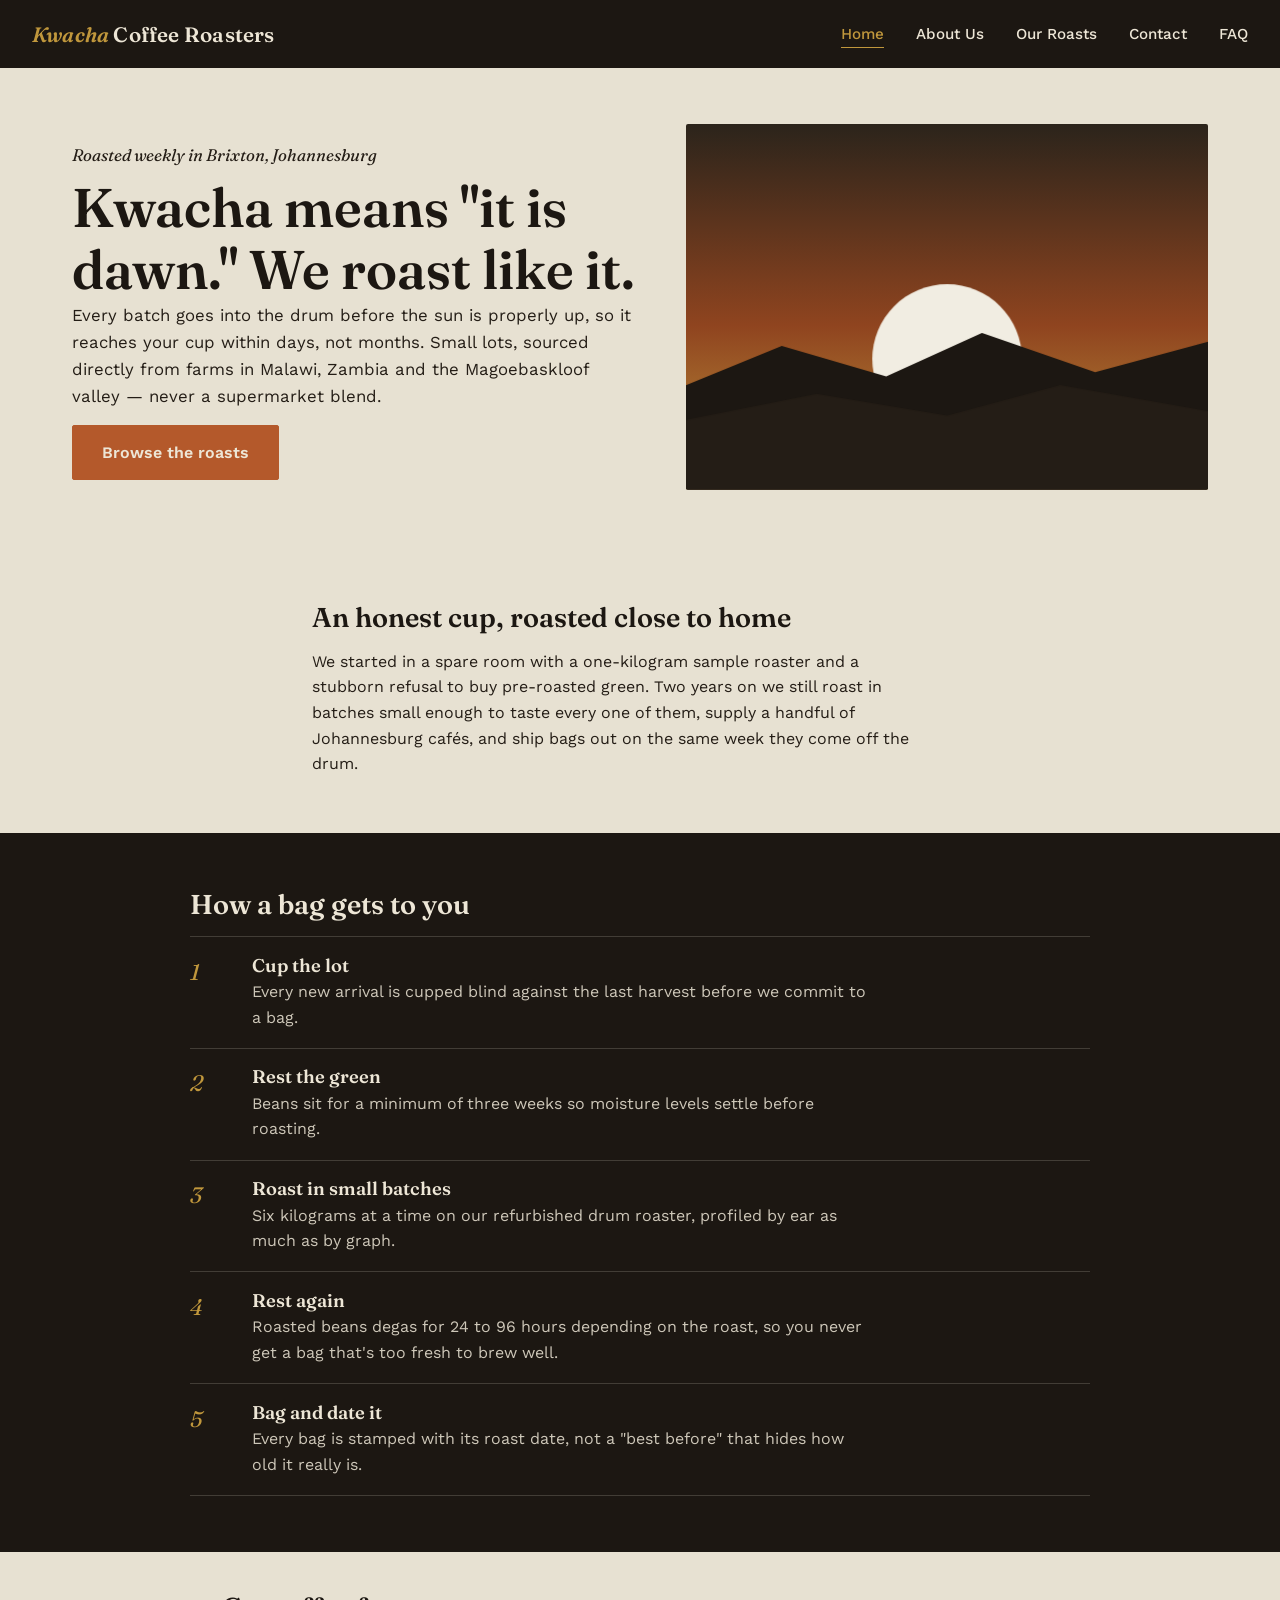
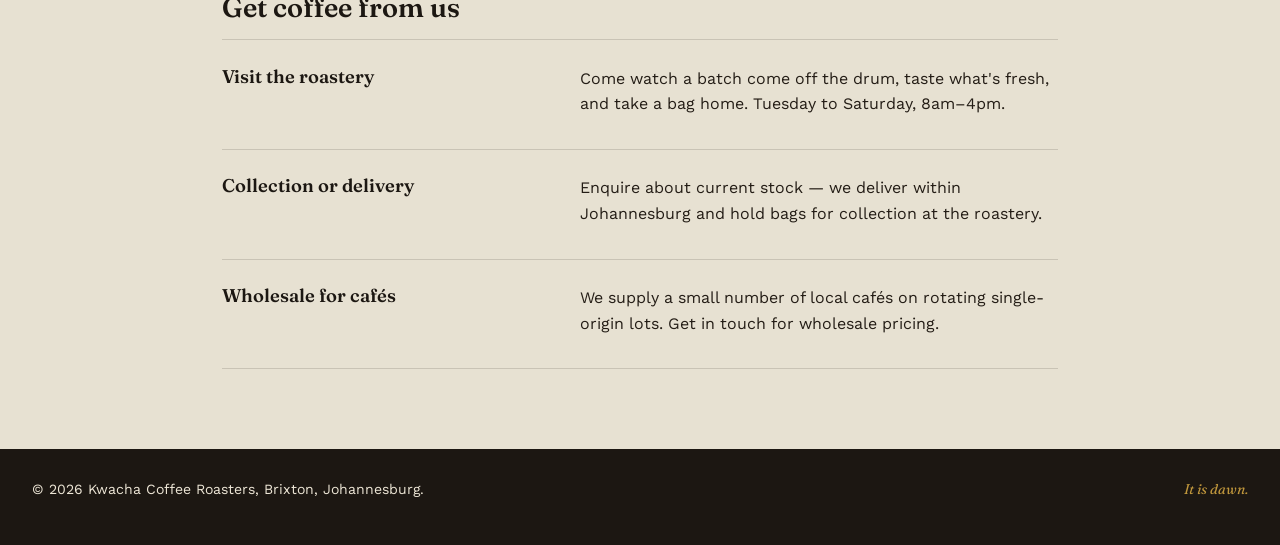
<file: kwacha-coffee-roasters/index.html>
<!DOCTYPE html>
<html lang="en">
<head>
    <meta charset="UTF-8">
    <meta name="viewport" content="width=device-width, initial-scale=1.0">
    <title>Kwacha Coffee Roasters | Home</title>
    <meta name="description" content="Small-batch coffee roaster in Brixton, Johannesburg, sourcing lots from Malawi, Zambia and Limpopo and roasting weekly.">
    <link rel="preconnect" href="https://fonts.googleapis.com">
    <link rel="preconnect" href="https://fonts.gstatic.com" crossorigin>
    <link href="https://fonts.googleapis.com/css2?family=Fraunces:ital,wght@0,500;0,600;1,500&family=Work+Sans:wght@400;500;600&display=swap" rel="stylesheet">
    <link rel="stylesheet" href="css/style.css">
</head>
<body>

    <!-- Site header with logo and main navigation -->
    <header class="site-header">
        <div class="logo"><span class="logo-mark">Kwacha</span> Coffee Roasters</div>
        <nav class="main-nav">
            <ul>
                <li><a href="index.html" class="active">Home</a></li>
                <li><a href="about.html">About Us</a></li>
                <li><a href="products.html">Our Roasts</a></li>
                <li><a href="contact.html">Contact</a></li>
                <li><a href="faq.html">FAQ</a></li>
            </ul>
        </nav>
    </header>

    <main>
        <!-- Hero section -->
        <section class="hero">
            <div class="hero-text">
                <p class="eyebrow">Roasted weekly in Brixton, Johannesburg</p>
                <h1>Kwacha means "it is dawn." We roast like it.</h1>
                <p>Every batch goes into the drum before the sun is properly up,
                   so it reaches your cup within days, not months. Small lots,
                   sourced directly from farms in Malawi, Zambia and the
                   Magoebaskloof valley — never a supermarket blend.</p>
                <a href="products.html" class="cta-button">Browse the roasts</a>
            </div>
            <div class="hero-visual">
                <!-- Hand-drawn dawn motif standing in for hero photography until
                     real roastery shots are ready — see images/README-images.txt -->
                <svg class="dawn-illustration" viewBox="0 0 600 420" xmlns="http://www.w3.org/2000/svg" role="img" aria-label="Illustration of the sun rising over layered highveld hills">
                    <defs>
                        <linearGradient id="sky" x1="0" y1="0" x2="0" y2="1">
                            <stop offset="0%" stop-color="#2B241B"/>
                            <stop offset="55%" stop-color="#8F441F"/>
                            <stop offset="100%" stop-color="#C0973C"/>
                        </linearGradient>
                    </defs>
                    <rect x="0" y="0" width="600" height="420" fill="url(#sky)"/>
                    <circle class="sun-glow" cx="300" cy="270" r="86" fill="#C0973C"/>
                    <circle class="sun" cx="300" cy="270" r="86" fill="#F1EDE2" opacity="0.92"/>
                    <path class="hill-back" d="M0,300 L110,255 L230,290 L340,240 L470,285 L600,250 L600,420 L0,420 Z" fill="#1C1712"/>
                    <path class="hill-front" d="M0,340 L150,310 L300,335 L430,300 L600,330 L600,420 L0,420 Z" fill="#241D16" opacity="0.85"/>
                </svg>
            </div>
        </section>

        <!-- Short introduction -->
        <section class="intro">
            <h2>An honest cup, roasted close to home</h2>
            <p>We started in a spare room with a one-kilogram sample roaster and
               a stubborn refusal to buy pre-roasted green. Two years on we
               still roast in batches small enough to taste every one of them,
               supply a handful of Johannesburg cafés, and ship bags out on the
               same week they come off the drum.</p>
        </section>

        <!-- How we roast: this genuinely is a sequence, so it's numbered -->
        <section class="process">
            <div class="process-inner">
                <h2>How a bag gets to you</h2>
                <div class="process-steps">
                    <div class="process-step">
                        <span class="num">1</span>
                        <div>
                            <h3>Cup the lot</h3>
                            <p>Every new arrival is cupped blind against the last
                               harvest before we commit to a bag.</p>
                        </div>
                    </div>
                    <div class="process-step">
                        <span class="num">2</span>
                        <div>
                            <h3>Rest the green</h3>
                            <p>Beans sit for a minimum of three weeks so moisture
                               levels settle before roasting.</p>
                        </div>
                    </div>
                    <div class="process-step">
                        <span class="num">3</span>
                        <div>
                            <h3>Roast in small batches</h3>
                            <p>Six kilograms at a time on our refurbished drum
                               roaster, profiled by ear as much as by graph.</p>
                        </div>
                    </div>
                    <div class="process-step">
                        <span class="num">4</span>
                        <div>
                            <h3>Rest again</h3>
                            <p>Roasted beans degas for 24 to 96 hours depending
                               on the roast, so you never get a bag that's too
                               fresh to brew well.</p>
                        </div>
                    </div>
                    <div class="process-step">
                        <span class="num">5</span>
                        <div>
                            <h3>Bag and date it</h3>
                            <p>Every bag is stamped with its roast date, not a
                               "best before" that hides how old it really is.</p>
                        </div>
                    </div>
                </div>
            </div>
        </section>

        <!-- Ways to get coffee from us -->
        <section class="row-list">
            <h2 style="padding-top: 1.5rem;">Get coffee from us</h2>
            <div class="row">
                <h3>Visit the roastery</h3>
                <p>Come watch a batch come off the drum, taste what's fresh,
                   and take a bag home. Tuesday to Saturday, 8am–4pm.</p>
            </div>
            <div class="row">
                <h3>Collection or delivery</h3>
                <p>Enquire about current stock — we deliver within
                   Johannesburg and hold bags for collection at the
                   roastery.</p>
            </div>
            <div class="row">
                <h3>Wholesale for cafés</h3>
                <p>We supply a small number of local cafés on rotating
                   single-origin lots. Get in touch for wholesale pricing.</p>
            </div>
        </section>
    </main>

    <!-- Site footer -->
    <footer class="site-footer">
        <p>&copy; 2026 Kwacha Coffee Roasters, Brixton, Johannesburg.</p>
        <p class="footer-tagline">It is dawn.</p>
    </footer>

    <script src="js/script.js" defer></script>
</body>
</html>
</file>
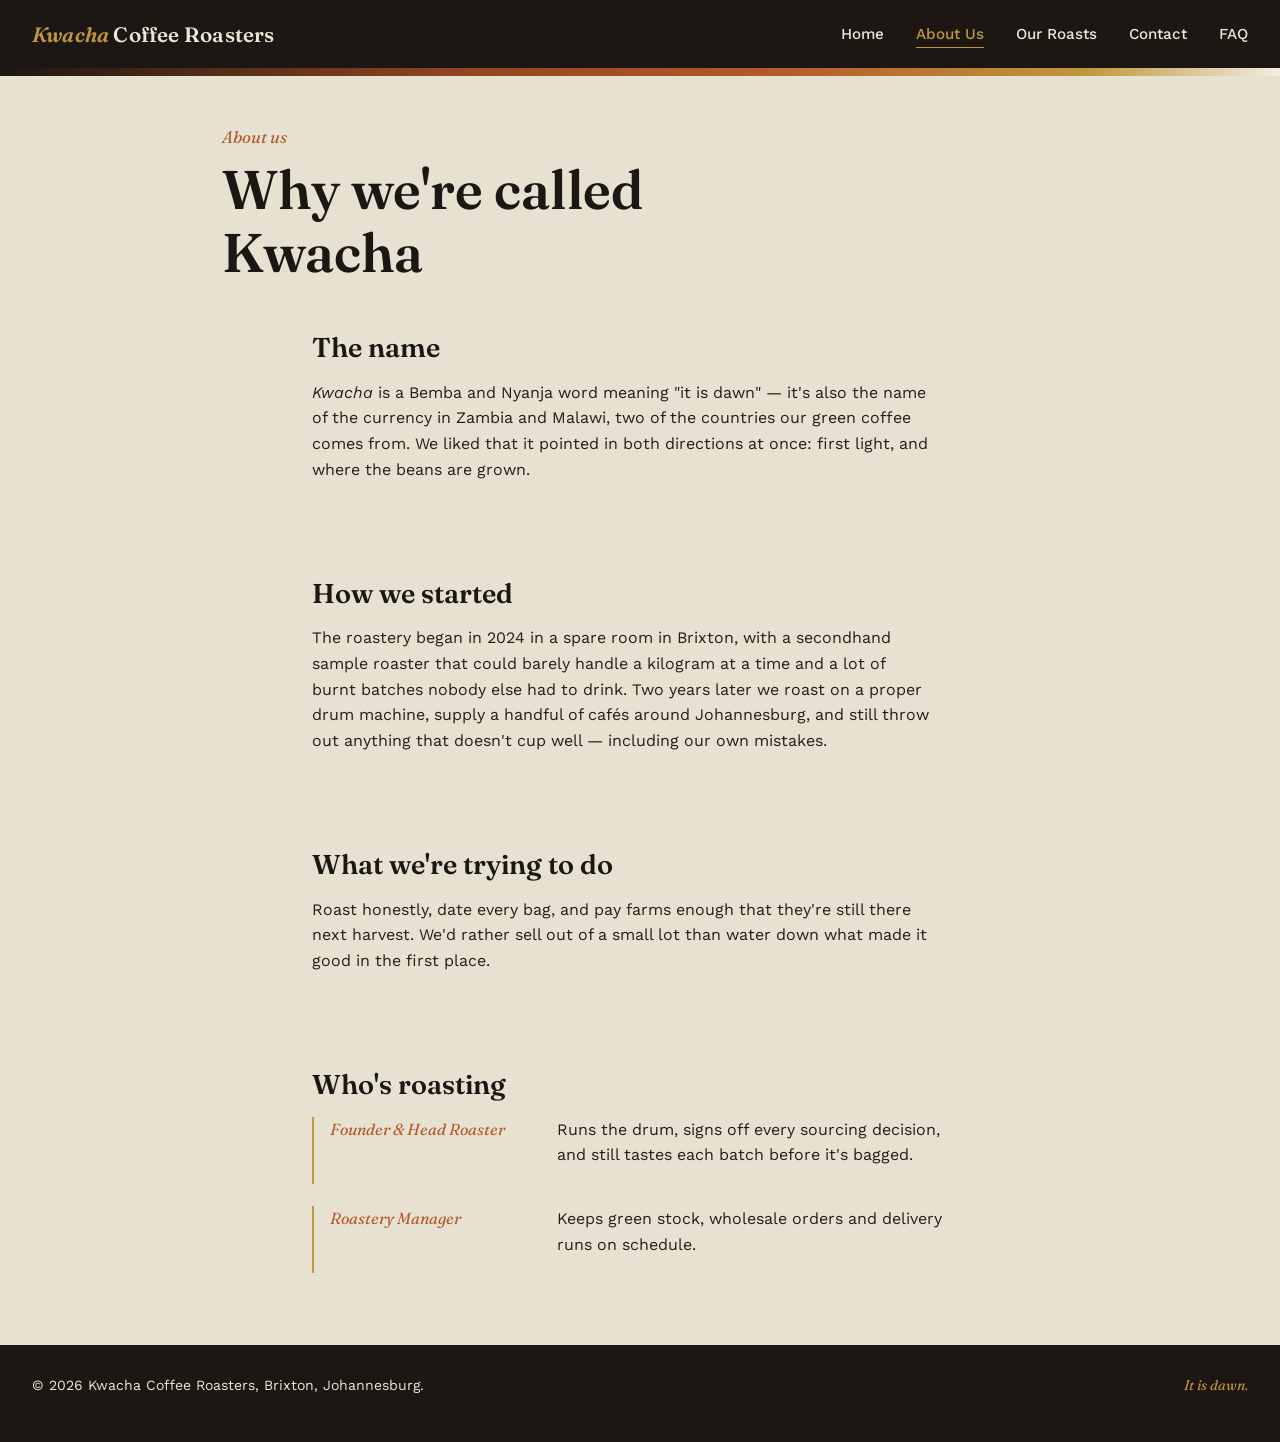
<file: kwacha-coffee-roasters/about.html>
<!DOCTYPE html>
<html lang="en">
<head>
    <meta charset="UTF-8">
    <meta name="viewport" content="width=device-width, initial-scale=1.0">
    <title>Kwacha Coffee Roasters | About Us</title>
    <meta name="description" content="How Kwacha Coffee Roasters started in a spare room in Brixton, Johannesburg, and what the name 'kwacha' means.">
    <link rel="preconnect" href="https://fonts.googleapis.com">
    <link rel="preconnect" href="https://fonts.gstatic.com" crossorigin>
    <link href="https://fonts.googleapis.com/css2?family=Fraunces:ital,wght@0,500;0,600;1,500&family=Work+Sans:wght@400;500;600&display=swap" rel="stylesheet">
    <link rel="stylesheet" href="css/style.css">
</head>
<body>

    <header class="site-header">
        <div class="logo"><span class="logo-mark">Kwacha</span> Coffee Roasters</div>
        <nav class="main-nav">
            <ul>
                <li><a href="index.html">Home</a></li>
                <li><a href="about.html" class="active">About Us</a></li>
                <li><a href="products.html">Our Roasts</a></li>
                <li><a href="contact.html">Contact</a></li>
                <li><a href="faq.html">FAQ</a></li>
            </ul>
        </nav>
    </header>
    <div class="horizon-band"></div>

    <main>
        <section class="page-header">
            <span class="eyebrow">About us</span>
            <h1>Why we're called Kwacha</h1>
        </section>

        <section class="content-block">
            <h2>The name</h2>
            <p><em>Kwacha</em> is a Bemba and Nyanja word meaning "it is dawn" —
               it's also the name of the currency in Zambia and Malawi, two of
               the countries our green coffee comes from. We liked that it
               pointed in both directions at once: first light, and where the
               beans are grown.</p>
        </section>

        <section class="content-block">
            <h2>How we started</h2>
            <p>The roastery began in 2024 in a spare room in Brixton, with a
               secondhand sample roaster that could barely handle a kilogram
               at a time and a lot of burnt batches nobody else had to drink.
               Two years later we roast on a proper drum machine, supply a
               handful of cafés around Johannesburg, and still throw out
               anything that doesn't cup well — including our own mistakes.</p>
        </section>

        <section class="content-block">
            <h2>What we're trying to do</h2>
            <p>Roast honestly, date every bag, and pay farms enough that
               they're still there next harvest. We'd rather sell out of a
               small lot than water down what made it good in the first
               place.</p>
        </section>

        <section class="content-block">
            <h2>Who's roasting</h2>
            <div class="team-list">
                <div class="team-member">
                    <span class="role">Founder &amp; Head Roaster</span>
                    <p>Runs the drum, signs off every sourcing decision, and
                       still tastes each batch before it's bagged.</p>
                </div>
                <div class="team-member">
                    <span class="role">Roastery Manager</span>
                    <p>Keeps green stock, wholesale orders and delivery runs
                       on schedule.</p>
                </div>
            </div>
        </section>
    </main>

    <footer class="site-footer">
        <p>&copy; 2026 Kwacha Coffee Roasters, Brixton, Johannesburg.</p>
        <p class="footer-tagline">It is dawn.</p>
    </footer>

    <script src="js/script.js" defer></script>
</body>
</html>
</file>
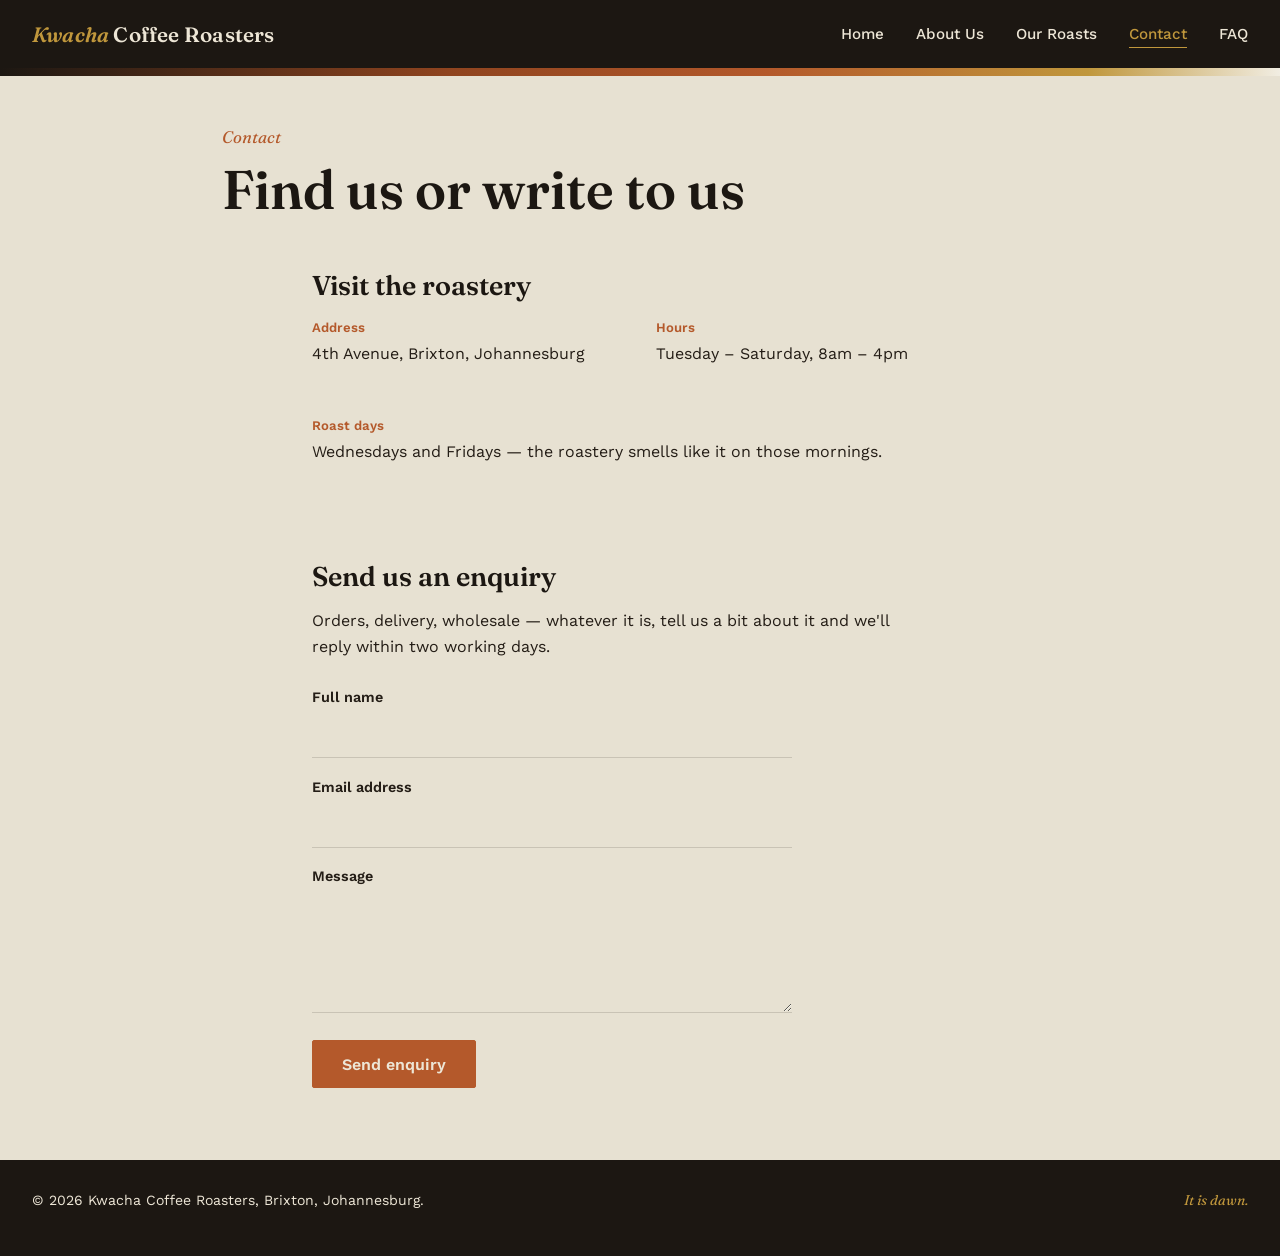
<file: kwacha-coffee-roasters/contact.html>
<!DOCTYPE html>
<html lang="en">
<head>
    <meta charset="UTF-8">
    <meta name="viewport" content="width=device-width, initial-scale=1.0">
    <title>Kwacha Coffee Roasters | Contact</title>
    <meta name="description" content="Visit Kwacha Coffee Roasters in Brixton, Johannesburg, or send an enquiry about orders, delivery or wholesale.">
    <link rel="preconnect" href="https://fonts.googleapis.com">
    <link rel="preconnect" href="https://fonts.gstatic.com" crossorigin>
    <link href="https://fonts.googleapis.com/css2?family=Fraunces:ital,wght@0,500;0,600;1,500&family=Work+Sans:wght@400;500;600&display=swap" rel="stylesheet">
    <link rel="stylesheet" href="css/style.css">
</head>
<body>

    <header class="site-header">
        <div class="logo"><span class="logo-mark">Kwacha</span> Coffee Roasters</div>
        <nav class="main-nav">
            <ul>
                <li><a href="index.html">Home</a></li>
                <li><a href="about.html">About Us</a></li>
                <li><a href="products.html">Our Roasts</a></li>
                <li><a href="contact.html" class="active">Contact</a></li>
                <li><a href="faq.html">FAQ</a></li>
            </ul>
        </nav>
    </header>
    <div class="horizon-band"></div>

    <main>
        <section class="page-header">
            <span class="eyebrow">Contact</span>
            <h1>Find us or write to us</h1>
        </section>

        <section class="content-block">
            <h2>Visit the roastery</h2>
            <div class="visit-details">
                <div>
                    <p class="label">Address</p>
                    <p>4th Avenue, Brixton, Johannesburg</p>
                </div>
                <div>
                    <p class="label">Hours</p>
                    <p>Tuesday – Saturday, 8am – 4pm</p>
                </div>
                <div>
                    <p class="label">Roast days</p>
                    <p>Wednesdays and Fridays — the roastery smells like it
                       on those mornings.</p>
                </div>
            </div>
        </section>

        <section class="content-block">
            <h2>Send us an enquiry</h2>
            <p>Orders, delivery, wholesale — whatever it is, tell us a bit
               about it and we'll reply within two working days.</p>
            <form action="#" method="post" class="enquiry-form">
                <label for="name">Full name</label>
                <input type="text" id="name" name="name" required>

                <label for="email">Email address</label>
                <input type="email" id="email" name="email" required>

                <label for="message">Message</label>
                <textarea id="message" name="message" rows="5" required></textarea>

                <button type="submit" class="cta-button">Send enquiry</button>
            </form>
        </section>
    </main>

    <footer class="site-footer">
        <p>&copy; 2026 Kwacha Coffee Roasters, Brixton, Johannesburg.</p>
        <p class="footer-tagline">It is dawn.</p>
    </footer>

    <script src="js/script.js" defer></script>
</body>
</html>
</file>
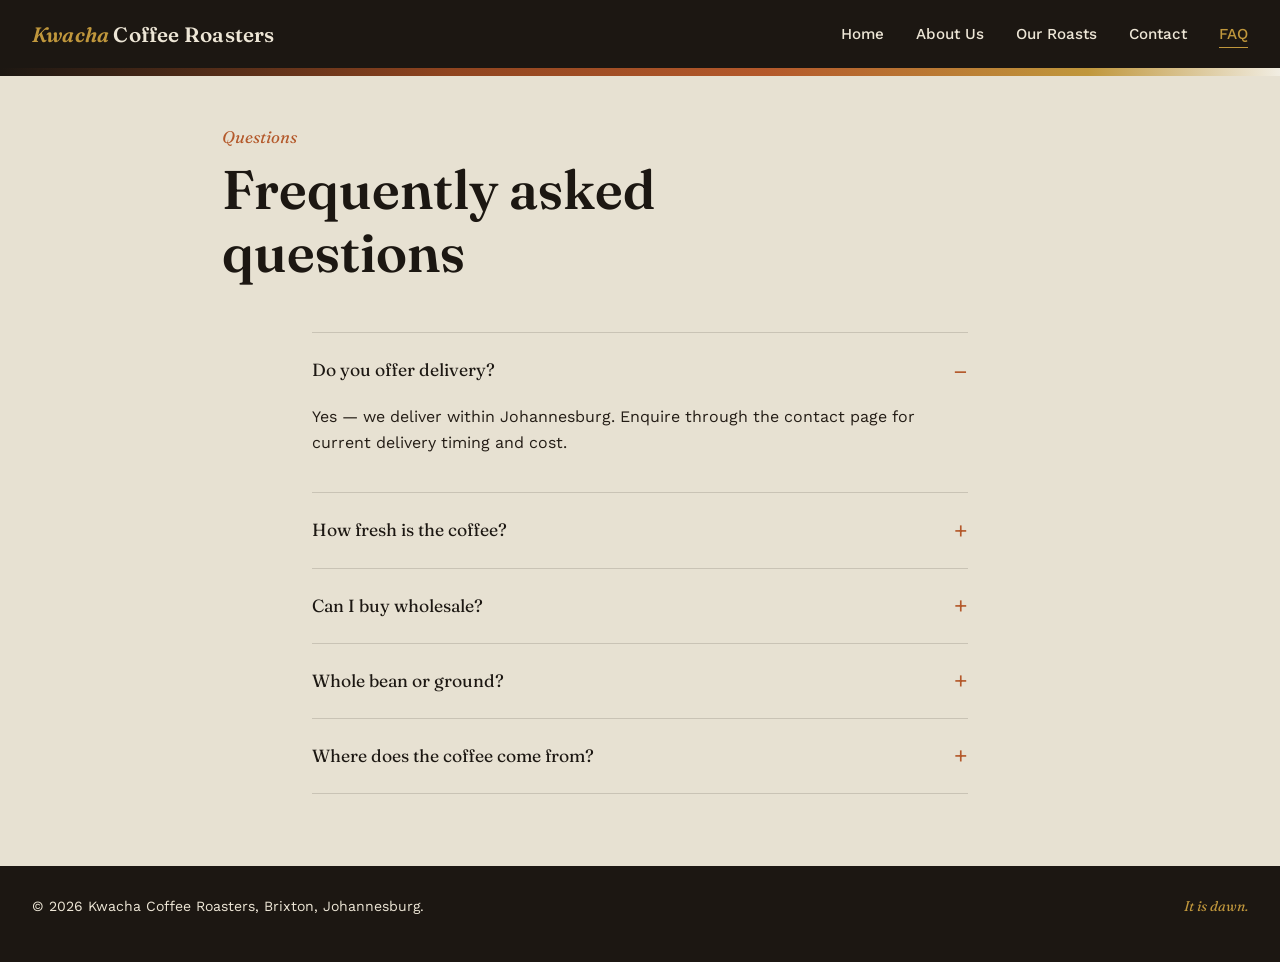
<file: kwacha-coffee-roasters/faq.html>
<!DOCTYPE html>
<html lang="en">
<head>
    <meta charset="UTF-8">
    <meta name="viewport" content="width=device-width, initial-scale=1.0">
    <title>Kwacha Coffee Roasters | FAQ</title>
    <meta name="description" content="Answers to common questions about delivery, freshness, wholesale and grind options at Kwacha Coffee Roasters.">
    <link rel="preconnect" href="https://fonts.googleapis.com">
    <link rel="preconnect" href="https://fonts.gstatic.com" crossorigin>
    <link href="https://fonts.googleapis.com/css2?family=Fraunces:ital,wght@0,500;0,600;1,500&family=Work+Sans:wght@400;500;600&display=swap" rel="stylesheet">
    <link rel="stylesheet" href="css/style.css">
</head>
<body>

    <header class="site-header">
        <div class="logo"><span class="logo-mark">Kwacha</span> Coffee Roasters</div>
        <nav class="main-nav">
            <ul>
                <li><a href="index.html">Home</a></li>
                <li><a href="about.html">About Us</a></li>
                <li><a href="products.html">Our Roasts</a></li>
                <li><a href="contact.html">Contact</a></li>
                <li><a href="faq.html" class="active">FAQ</a></li>
            </ul>
        </nav>
    </header>
    <div class="horizon-band"></div>

    <main>
        <section class="page-header">
            <span class="eyebrow">Questions</span>
            <h1>Frequently asked questions</h1>
        </section>

        <section class="content-block faq-list">
            <details class="faq-item" open>
                <summary>Do you offer delivery?</summary>
                <div class="faq-body">
                    <p>Yes — we deliver within Johannesburg. Enquire through the
                   contact page for current delivery timing and cost.</p>
                </div>
            </details>

            <details class="faq-item">
                <summary>How fresh is the coffee?</summary>
                <div class="faq-body">
                    <p>Every bag is roasted within seven days of dispatch, and the
                   roast date is printed on the bag — not a vague "best
                   before."</p>
                </div>
            </details>

            <details class="faq-item">
                <summary>Can I buy wholesale?</summary>
                <div class="faq-body">
                    <p>Yes, we already supply a small number of local cafés.
                   Contact us for wholesale pricing and minimum order
                   quantities.</p>
                </div>
            </details>

            <details class="faq-item">
                <summary>Whole bean or ground?</summary>
                <div class="faq-body">
                    <p>Both. Tell us your brew method when you order and we'll
                   grind to match it, right before dispatch.</p>
                </div>
            </details>

            <details class="faq-item">
                <summary>Where does the coffee come from?</summary>
                <div class="faq-body">
                    <p>Current lots come from Mzuzu in Malawi, the Copperbelt in
                   Zambia, and Magoebaskloof here in Limpopo. See <a href="products.html">Our Roasts</a>
                   for what's on right now.</p>
                </div>
            </details>
        </section>
    </main>

    <footer class="site-footer">
        <p>&copy; 2026 Kwacha Coffee Roasters, Brixton, Johannesburg.</p>
        <p class="footer-tagline">It is dawn.</p>
    </footer>

    <script src="js/script.js" defer></script>
</body>
</html>
</file>
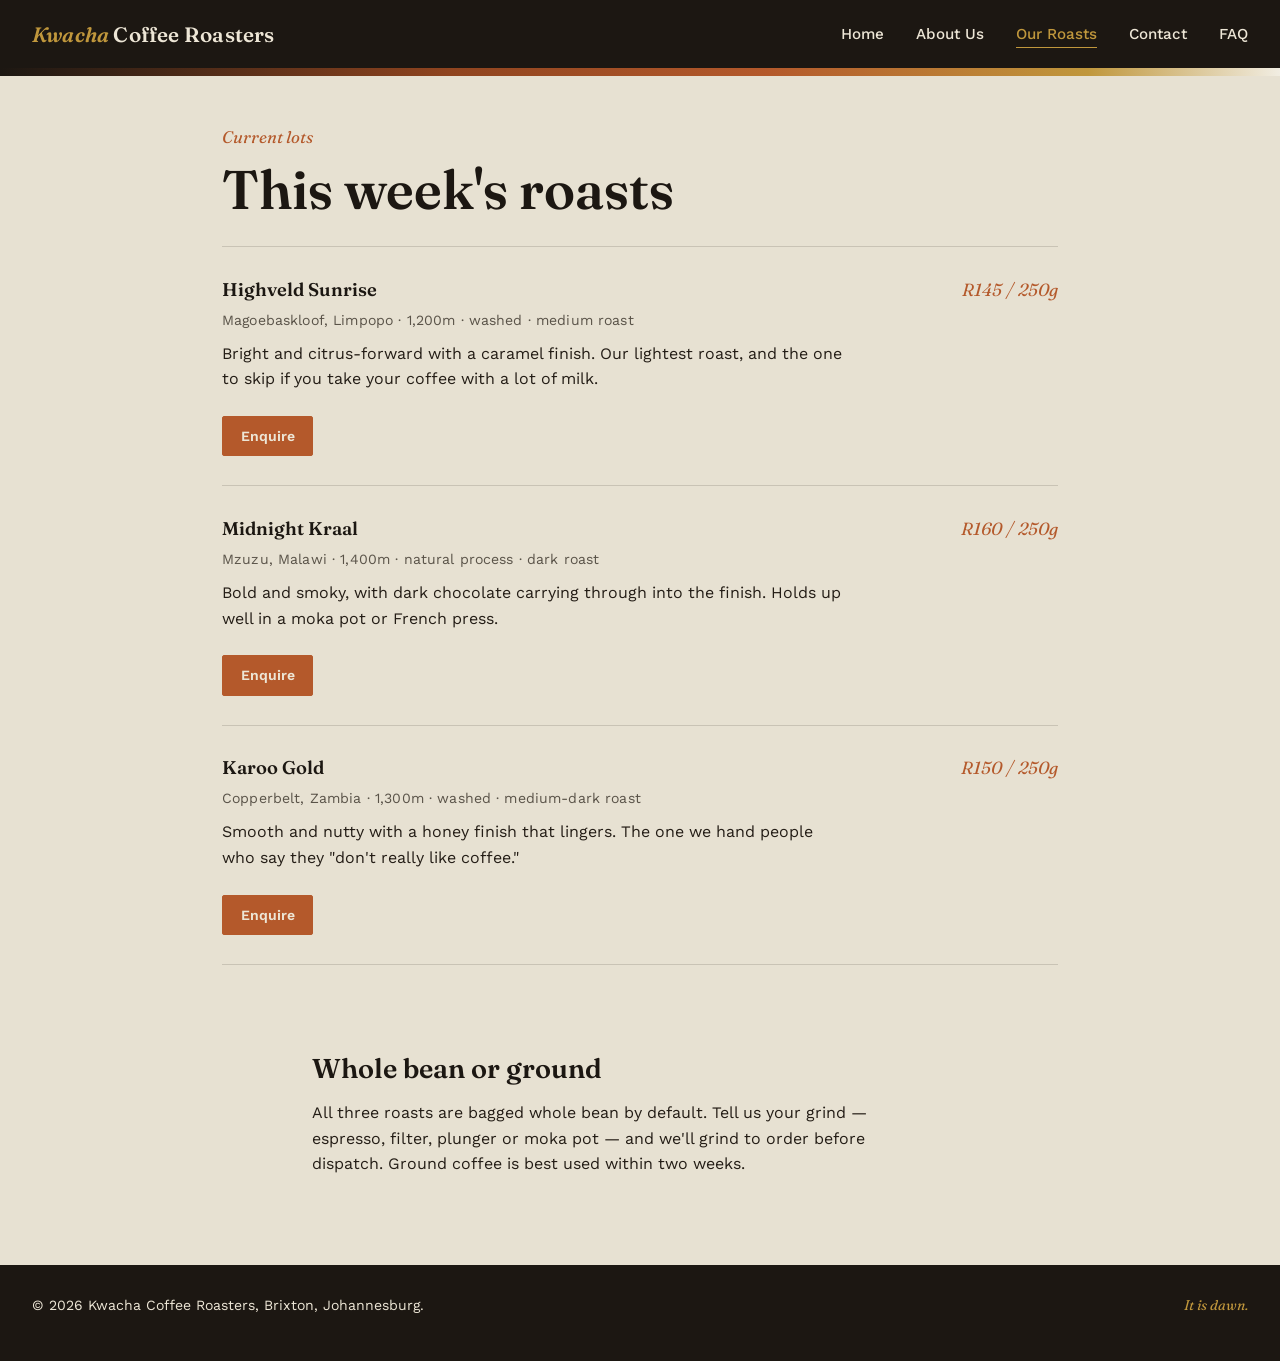
<file: kwacha-coffee-roasters/products.html>
<!DOCTYPE html>
<html lang="en">
<head>
    <meta charset="UTF-8">
    <meta name="viewport" content="width=device-width, initial-scale=1.0">
    <title>Kwacha Coffee Roasters | Our Roasts</title>
    <meta name="description" content="Current small-batch roasts from Kwacha Coffee Roasters, sourced from Malawi, Zambia and Limpopo.">
    <link rel="preconnect" href="https://fonts.googleapis.com">
    <link rel="preconnect" href="https://fonts.gstatic.com" crossorigin>
    <link href="https://fonts.googleapis.com/css2?family=Fraunces:ital,wght@0,500;0,600;1,500&family=Work+Sans:wght@400;500;600&display=swap" rel="stylesheet">
    <link rel="stylesheet" href="css/style.css">
</head>
<body>

    <header class="site-header">
        <div class="logo"><span class="logo-mark">Kwacha</span> Coffee Roasters</div>
        <nav class="main-nav">
            <ul>
                <li><a href="index.html">Home</a></li>
                <li><a href="about.html">About Us</a></li>
                <li><a href="products.html" class="active">Our Roasts</a></li>
                <li><a href="contact.html">Contact</a></li>
                <li><a href="faq.html">FAQ</a></li>
            </ul>
        </nav>
    </header>
    <div class="horizon-band"></div>

    <main>
        <section class="page-header">
            <span class="eyebrow">Current lots</span>
            <h1>This week's roasts</h1>
        </section>

        <section class="roast-menu">
            <div class="roast-entry">
                <div class="roast-entry-head">
                    <h3>Highveld Sunrise</h3>
                    <span class="price">R145 / 250g</span>
                </div>
                <p class="roast-meta">Magoebaskloof, Limpopo · 1,200m · washed · medium roast</p>
                <p>Bright and citrus-forward with a caramel finish. Our lightest
                   roast, and the one to skip if you take your coffee with a
                   lot of milk.</p>
                <a href="contact.html" class="cta-button-small">Enquire</a>
            </div>

            <div class="roast-entry">
                <div class="roast-entry-head">
                    <h3>Midnight Kraal</h3>
                    <span class="price">R160 / 250g</span>
                </div>
                <p class="roast-meta">Mzuzu, Malawi · 1,400m · natural process · dark roast</p>
                <p>Bold and smoky, with dark chocolate carrying through into
                   the finish. Holds up well in a moka pot or French press.</p>
                <a href="contact.html" class="cta-button-small">Enquire</a>
            </div>

            <div class="roast-entry">
                <div class="roast-entry-head">
                    <h3>Karoo Gold</h3>
                    <span class="price">R150 / 250g</span>
                </div>
                <p class="roast-meta">Copperbelt, Zambia · 1,300m · washed · medium-dark roast</p>
                <p>Smooth and nutty with a honey finish that lingers. The one
                   we hand people who say they "don't really like coffee."</p>
                <a href="contact.html" class="cta-button-small">Enquire</a>
            </div>
        </section>

        <section class="content-block">
            <h2>Whole bean or ground</h2>
            <p>All three roasts are bagged whole bean by default. Tell us your
               grind — espresso, filter, plunger or moka pot — and we'll grind
               to order before dispatch. Ground coffee is best used within
               two weeks.</p>
        </section>
    </main>

    <footer class="site-footer">
        <p>&copy; 2026 Kwacha Coffee Roasters, Brixton, Johannesburg.</p>
        <p class="footer-tagline">It is dawn.</p>
    </footer>

    <script src="js/script.js" defer></script>
</body>
</html>
</file>
<file: kwacha-coffee-roasters/css/style.css>
/* ===========================================
   Kwacha Coffee Roasters — style.css
   Design note: "Kwacha" means "it is dawn" in
   Bemba/Nyanja — the palette and the horizon
   band that runs through every page are built
   around first light breaking over the highveld.
   =========================================== */

/* -----------------------------------------
   0. Tokens
   ----------------------------------------- */
* {
    margin: 0;
    padding: 0;
    box-sizing: border-box;
}

:root {
    /* Colour: dawn over the highveld */
    --ink: #1C1712;           /* roasted-bean charcoal — header, footer, dark panels */
    --ink-soft: #2B241B;      /* lighter charcoal for panels on dark ground */
    --paper: #E7E1D2;         /* warm stone paper — main background */
    --paper-light: #F1EDE2;   /* lighter paper for cards on paper ground */
    --ember: #B4592B;         /* burnt copper — primary accent, CTAs */
    --ember-dark: #8F441F;
    --gold: #C0973C;          /* dawn gold — secondary accent, numerals */
    --text: #241D16;
    --text-on-dark: #EDE6D6;
    --line: rgba(28, 23, 18, 0.15);
    --line-on-dark: rgba(237, 230, 214, 0.18);

    /* Type */
    --font-display: 'Fraunces', Georgia, serif;
    --font-body: 'Work Sans', -apple-system, sans-serif;
}

@media (prefers-reduced-motion: reduce) {
    * {
        animation-duration: 0.01ms !important;
        animation-iteration-count: 1 !important;
        transition-duration: 0.01ms !important;
        scroll-behavior: auto !important;
    }
}

html {
    scroll-behavior: smooth;
}

body {
    font-family: var(--font-body);
    font-size: 1rem;
    line-height: 1.6;
    color: var(--text);
    background-color: var(--paper);
}

img {
    max-width: 100%;
    display: block;
}

a {
    text-decoration: none;
    color: inherit;
}

ul {
    list-style: none;
}

:focus-visible {
    outline: 2px solid var(--ember);
    outline-offset: 3px;
}

/* -----------------------------------------
   1. Typography
   ----------------------------------------- */
h1, h2, h3 {
    font-family: var(--font-display);
    color: var(--ink);
    line-height: 1.15;
    font-weight: 600;
}

h1 {
    font-size: clamp(2.2rem, 4vw + 1rem, 3.4rem);
    font-weight: 600;
    max-width: 16ch;
}

h2 {
    font-size: 1.7rem;
    margin-bottom: 1rem;
}

h3 {
    font-size: 1.15rem;
    font-weight: 600;
    margin-bottom: 0.4rem;
}

p {
    margin-bottom: 1rem;
    max-width: 62ch;
}

.eyebrow {
    font-family: var(--font-display);
    font-style: italic;
    font-size: 1.05rem;
    color: var(--ember);
    margin-bottom: 0.5rem;
}

/* -----------------------------------------
   2. Horizon band — the recurring brand device
   ----------------------------------------- */
.horizon-band {
    position: relative;
    height: 8px;
    width: 100%;
    overflow: hidden;
    background: linear-gradient(90deg, var(--ink) 0%, var(--ember-dark) 35%, var(--ember) 60%, var(--gold) 85%, var(--paper-light) 100%);
}

/* A single light sweeps the horizon band once per page load — the same
   dawn-breaking moment repeated as the site's one recurring motion cue,
   rather than scattered effects on every page. */
.horizon-band::after {
    content: "";
    position: absolute;
    top: 0;
    left: 0;
    width: 35%;
    height: 100%;
    background: linear-gradient(90deg, transparent, rgba(241, 237, 226, 0.85), transparent);
    transform: translateX(-140%);
    animation: dawn-sweep 1.5s cubic-bezier(0.22, 0.61, 0.36, 1) 0.15s 1 both;
}

@keyframes dawn-sweep {
    to { transform: translateX(385%); }
}

/* -----------------------------------------
   3. Header & Navigation
   ----------------------------------------- */
.site-header {
    display: flex;
    justify-content: space-between;
    align-items: center;
    flex-wrap: wrap;
    gap: 1rem;
    padding: 1.1rem 2rem;
    background-color: var(--ink);
}

.logo {
    font-family: var(--font-display);
    font-weight: 600;
    font-size: 1.3rem;
    color: var(--text-on-dark);
    letter-spacing: 0.01em;
}

.logo .logo-mark {
    color: var(--gold);
    font-style: italic;
}

.main-nav ul {
    display: flex;
    gap: 2rem;
}

.main-nav a {
    position: relative;
    color: var(--text-on-dark);
    font-weight: 500;
    font-size: 0.95rem;
    padding-bottom: 0.3rem;
    transition: color 0.2s ease;
}

.main-nav a::after {
    content: "";
    position: absolute;
    left: 0;
    right: 0;
    bottom: 0;
    height: 1px;
    background-color: var(--gold);
    transform: scaleX(0);
    transform-origin: left;
    transition: transform 0.25s ease;
}

.main-nav a:hover,
.main-nav a:focus-visible {
    color: var(--gold);
}

.main-nav a:hover::after,
.main-nav a:focus-visible::after {
    transform: scaleX(1);
}

.main-nav a.active {
    color: var(--gold);
}

.main-nav a.active::after {
    transform: scaleX(1);
}

/* -----------------------------------------
   4. Hero (home page)
   ----------------------------------------- */
.hero {
    display: flex;
    align-items: center;
    gap: 3rem;
    padding: 3.5rem 2rem 4rem;
    max-width: 1200px;
    margin: 0 auto;
}

.hero-text {
    flex: 1 1 52%;
}

.hero-text p {
    font-size: 1.05rem;
    color: var(--text);
}

.hero-visual {
    flex: 1 1 48%;
}

.dawn-illustration {
    width: 100%;
    height: auto;
    border-radius: 2px;
}

/* The hero illustration plays one orchestrated sunrise on load: the sun
   lifts into place, a glow blooms once behind it as it settles, then the
   highveld ridgelines rise into frame after it — dawn breaking, in the
   order it actually would. Nothing here loops or repeats. */
.dawn-illustration .sun {
    transform-origin: center;
    animation: rise 1.7s cubic-bezier(0.22, 0.61, 0.36, 1) both;
}

.dawn-illustration .sun-glow {
    transform-origin: 300px 270px;
    opacity: 0;
    animation: glow-bloom 1.8s ease-out 1.1s 1 both;
}

.dawn-illustration .hill-back {
    transform-origin: center;
    animation: hill-rise 1.1s cubic-bezier(0.22, 0.61, 0.36, 1) 1.3s both;
}

.dawn-illustration .hill-front {
    transform-origin: center;
    animation: hill-rise 1.1s cubic-bezier(0.22, 0.61, 0.36, 1) 1.55s both;
}

@keyframes rise {
    from { transform: translateY(34px); opacity: 0; }
    to { transform: translateY(0); opacity: 1; }
}

@keyframes glow-bloom {
    0% { opacity: 0; transform: scale(0.75); }
    55% { opacity: 0.55; }
    100% { opacity: 0; transform: scale(1.7); }
}

@keyframes hill-rise {
    from { transform: translateY(26px); opacity: 0; }
    to { transform: translateY(0); opacity: 1; }
}

/* -----------------------------------------
   5. Buttons
   ----------------------------------------- */
.cta-button,
.cta-button-small {
    display: inline-block;
    background-color: var(--ember);
    color: var(--text-on-dark);
    font-family: var(--font-body);
    font-weight: 600;
    border: 1px solid var(--ember);
    border-radius: 2px;
    cursor: pointer;
    transition: background-color 0.15s ease, color 0.15s ease, transform 0.1s ease;
}

.cta-button:active,
.cta-button-small:active {
    transform: scale(0.97);
}

.cta-button {
    padding: 0.85rem 1.8rem;
    font-size: 1rem;
}

.cta-button-small {
    padding: 0.5rem 1.1rem;
    font-size: 0.88rem;
    margin-top: 0.5rem;
}

.cta-button:hover,
.cta-button-small:hover,
.cta-button:focus-visible,
.cta-button-small:focus-visible {
    background-color: transparent;
    color: var(--ember-dark);
}

/* -----------------------------------------
   6. General sections
   ----------------------------------------- */
.intro,
.content-block {
    max-width: 720px;
    margin: 0 auto;
    padding: 2.5rem 2rem;
}

.page-header {
    padding: 3rem 2rem 0.5rem;
    max-width: 900px;
    margin: 0 auto;
}

.page-header .eyebrow {
    display: block;
}

/* -----------------------------------------
   7. Process list (roast steps) — numbered
   because it IS a sequence
   ----------------------------------------- */
.process {
    background-color: var(--ink);
    padding: 3.5rem 2rem;
}

.process-inner {
    max-width: 900px;
    margin: 0 auto;
}

.process-inner h2 {
    color: var(--text-on-dark);
}

.process-steps {
    display: flex;
    flex-direction: column;
}

.process-step {
    display: flex;
    gap: 1.5rem;
    padding: 1.1rem 0;
    border-top: 1px solid var(--line-on-dark);
}

.process-step:last-child {
    border-bottom: 1px solid var(--line-on-dark);
}

.process-step .num {
    font-family: var(--font-display);
    font-style: italic;
    color: var(--gold);
    font-size: 1.4rem;
    width: 2.4rem;
    flex-shrink: 0;
}

.process-step h3 {
    color: var(--text-on-dark);
    margin-bottom: 0.2rem;
}

.process-step p {
    color: var(--text-on-dark);
    opacity: 0.85;
    margin-bottom: 0;
}

/* -----------------------------------------
   8. Editorial row list (used instead of a
   card grid where items aren't a sequence)
   ----------------------------------------- */
.row-list {
    max-width: 900px;
    margin: 0 auto;
    padding: 1rem 2rem 3rem;
}

.row {
    display: grid;
    grid-template-columns: 1.4fr 2fr;
    gap: 1.5rem;
    padding: 1.6rem 0;
    border-top: 1px solid var(--line);
}

.row:last-child {
    border-bottom: 1px solid var(--line);
}

.row h3 {
    margin-bottom: 0.3rem;
}

.row p {
    margin-bottom: 0.4rem;
}

/* -----------------------------------------
   9. Roast menu (products page)
   ----------------------------------------- */
.roast-menu {
    max-width: 900px;
    margin: 0 auto;
    padding: 1rem 2rem 3rem;
}

.roast-entry {
    padding: 1.8rem 0;
    border-top: 1px solid var(--line);
}

.roast-entry:last-child {
    border-bottom: 1px solid var(--line);
}

.roast-entry-head {
    display: flex;
    justify-content: space-between;
    align-items: baseline;
    gap: 1rem;
    flex-wrap: wrap;
}

.roast-entry-head h3 {
    margin-bottom: 0;
}

.roast-entry .price {
    font-family: var(--font-display);
    font-style: italic;
    color: var(--ember);
    font-size: 1.1rem;
    white-space: nowrap;
}

.roast-meta {
    font-size: 0.88rem;
    color: var(--ink-soft);
    opacity: 0.75;
    margin: 0.3rem 0 0.6rem;
    letter-spacing: 0.01em;
}

/* -----------------------------------------
   10. Team (about page)
   ----------------------------------------- */
.team-list {
    display: flex;
    flex-direction: column;
    gap: 1.4rem;
    margin-top: 0.5rem;
}

.team-member {
    display: flex;
    gap: 1.2rem;
    align-items: baseline;
    border-left: 2px solid var(--gold);
    padding-left: 1rem;
}

.team-member .role {
    font-family: var(--font-display);
    font-style: italic;
    color: var(--ember);
    flex: 0 0 auto;
    min-width: 13rem;
}

/* -----------------------------------------
   11. Forms
   ----------------------------------------- */
.enquiry-form {
    display: flex;
    flex-direction: column;
    gap: 0.4rem;
    max-width: 480px;
}

.enquiry-form label {
    font-weight: 600;
    font-size: 0.9rem;
    margin-top: 0.7rem;
}

.enquiry-form input,
.enquiry-form textarea {
    padding: 0.7rem 0.6rem;
    border: none;
    border-bottom: 1px solid var(--line);
    background-color: transparent;
    border-radius: 0;
    font-family: var(--font-body);
    font-size: 1rem;
    color: var(--text);
    transition: border-color 0.2s ease;
}

.enquiry-form input:focus,
.enquiry-form textarea:focus {
    outline: none;
    border-bottom-color: var(--ember);
}

.enquiry-form button {
    align-self: flex-start;
    margin-top: 1.3rem;
}

.visit-details {
    display: flex;
    gap: 2rem;
    flex-wrap: wrap;
    margin-top: 0.5rem;
}

.visit-details div {
    flex: 1 1 200px;
}

.visit-details .label {
    font-size: 0.82rem;
    color: var(--ember);
    font-weight: 600;
    margin-bottom: 0.2rem;
}

/* -----------------------------------------
   12. FAQ accordion
   ----------------------------------------- */
.faq-list {
    max-width: 720px;
}

.faq-item {
    border-top: 1px solid var(--line);
    padding: 0.2rem 0;
}

.faq-item:last-child {
    border-bottom: 1px solid var(--line);
}

.faq-item summary {
    cursor: pointer;
    font-family: var(--font-display);
    font-size: 1.1rem;
    color: var(--ink);
    padding: 1rem 0;
    list-style: none;
    display: flex;
    justify-content: space-between;
    align-items: center;
    gap: 1rem;
}

.faq-item summary::-webkit-details-marker {
    display: none;
}

.faq-item summary::after {
    content: "+";
    font-family: var(--font-body);
    font-size: 1.4rem;
    color: var(--ember);
    flex-shrink: 0;
    transition: transform 0.2s ease;
}

.faq-item[open] summary::after {
    content: "–";
}

/* Height is animated in JS (script.js): each answer is wrapped in
   .faq-body so opening/closing can transition smoothly instead of
   snapping instantly, the way native <details> does by default. */
.faq-body {
    overflow: hidden;
    transition: max-height 0.32s ease;
}

.faq-item p {
    padding-bottom: 1.1rem;
    color: var(--text);
}

/* -----------------------------------------
   13. Footer
   ----------------------------------------- */
.site-footer {
    text-align: left;
    padding: 1.8rem 2rem;
    background-color: var(--ink);
    color: var(--text-on-dark);
    margin-top: 2rem;
    display: flex;
    justify-content: space-between;
    flex-wrap: wrap;
    gap: 0.5rem;
    font-size: 0.88rem;
}

.site-footer .footer-tagline {
    font-family: var(--font-display);
    font-style: italic;
    color: var(--gold);
}

/* -----------------------------------------
   14. Responsive breakpoints
   ----------------------------------------- */
@media (max-width: 768px) {
    .hero {
        flex-direction: column;
        padding: 2.5rem 1.5rem 3rem;
    }

    .main-nav ul {
        gap: 1.1rem;
        flex-wrap: wrap;
    }

    .row {
        grid-template-columns: 1fr;
        gap: 0.4rem;
    }

    .team-member {
        flex-direction: column;
        gap: 0.2rem;
    }

    .team-member .role {
        min-width: 0;
    }
}

@media (max-width: 480px) {
    .site-header {
        flex-direction: column;
        align-items: flex-start;
        gap: 0.75rem;
        padding: 1rem;
    }

    .main-nav ul {
        gap: 0.6rem 1rem;
    }

    h1 {
        font-size: 2rem;
    }

    .cta-button {
        width: 100%;
        text-align: center;
    }

    .site-footer {
        flex-direction: column;
    }

    .roast-entry-head {
        flex-direction: column;
        align-items: flex-start;
    }
}
</file>
